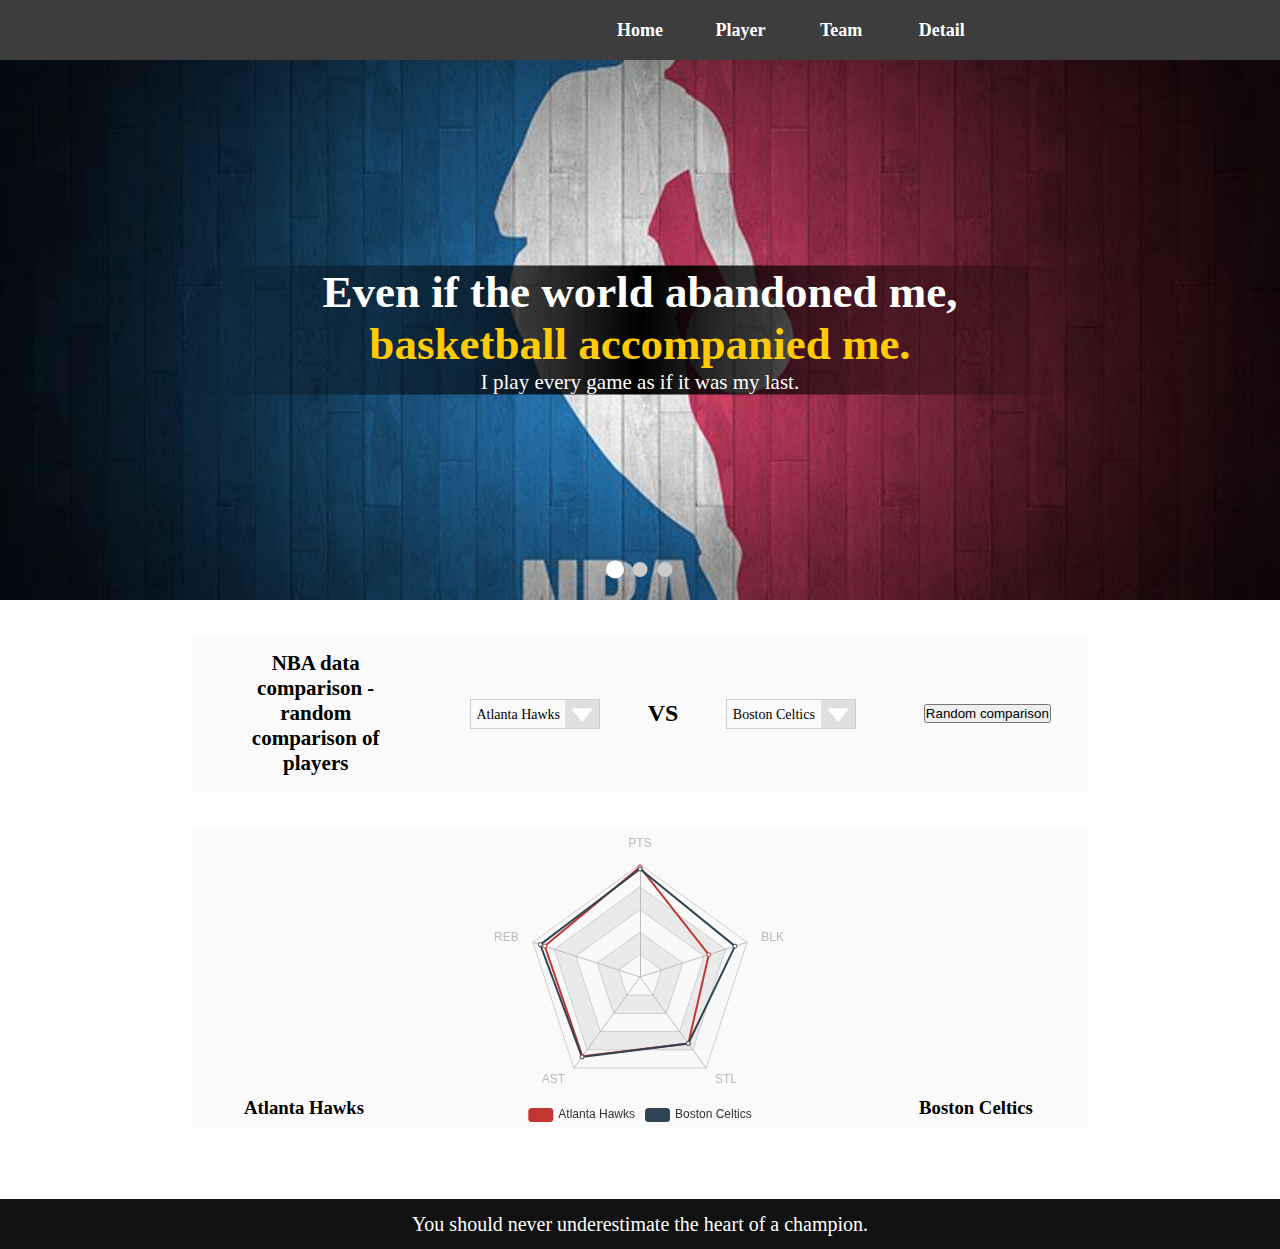
<file: html/db.html>
<!DOCTYPE html>
<html lang="en">
	<head>
		<title></title>
		<meta charset="UTF-8">
		<meta name="viewport" content="width=device-width, initial-scale=1">
		<link href="../css/db.css" rel="stylesheet">
		<link rel="stylesheet" type="text/css" href="../css/style.css" />
		<script src="../js/jquery-1.11.1.min.js"></script>
		
	</head>
	<body onclick="xs()">
		
		<header>
			<nav>
				<div class="Top_box">
					<ul class="top_ul">
						<li></li>
						<li></li>
						<li></li>
						<li><a href="../index.html">Home</a></li>
						<li><a href="Player.html">Player</a></li>
						<li><a href="javascript:;">Team</a></li>
						<li><a href="Detail.html">Detail</a></li>
						
					</ul>
				</div>
			</nav>
			<section class="hd_ck_img">
				<ul class="hd_img_ul">
					<li class="ab cli_color" onclick="qt_img(1)"></li>
					<li class="ab" onclick="qt_img(2)"></li>
					<li class="ab" onclick="qt_img(3)"></li>
				</ul>
				<div class="hd_top_img" >
					<div class="home_top_img">
						<div class="title_tex">
							<h2>Even if the world abandoned me,</h2>
							<h2>basketball accompanied me.</h2>
							<span>I play every game as if it was my last.</span>
						</div>
					</div>
					<div class="home_top_img">

					</div>
					<div class="home_top_img">

					</div>
				</div>
			</section>
		</header>
		<br><br>
		<div class="Content">
			<section class="ct">
				<h2>NBA data comparison - random comparison of players</h2>
				<div class="jz">
					<div class="t_qd">
						<p>Atlanta Hawks <i><img src="../images/sjx.png"></i></p>

					</div>
					<b>VS</b>
					<div class="t_qd">
						<p>Boston Celtics<i><img src="../images/sjx.png"></i></p>

					</div>
				
				</div>

				<button class="sjbj" type="button">Random comparison</button>
			</section>
			<div class="over_ct">
				<table cellspacing="0" cellpadding="">
					<tr>
						<td class="qd_name">
							<div></div>
							<p></p>
						</td>
						<td class="qd_name">
							<div></div>
							<p></p>
						</td>
						<td class="qd_name">
							<div></div>
							<p></p>
						</td>
						<td class="qd_name">
							<div></div>
							<p></p>
						</td>
						<td class="qd_name">
							<div></div>
							<p></p>
						</td>
					</tr>
					<tr>
						<td class="qd_name">
							<div></div>
							<p></p>
						</td>
						<td class="qd_name">
							<div></div>
							<p></p>
						</td>
						<td class="qd_name">
							<div></div>
							<p></p>
						</td>
						<td class="qd_name">
							<div></div>
							<p></p>
						</td>
						<td class="qd_name">
							<div></div>
							<p></p>
						</td>
					</tr>
					<tr>
						<td class="qd_name">
							<div></div>
							<p></p>
						</td>
						<td class="qd_name">
							<div></div>
							<p></p>
						</td>
						<td class="qd_name">
							<div></div>
							<p></p>
						</td>
						<td class="qd_name">
							<div></div>
							<p></p>
						</td>
						<td class="qd_name">
							<div></div>
							<p></p>
						</td>
					</tr>
					<tr>
						<td class="qd_name">
							<div></div>
							<p></p>
						</td>
						<td class="qd_name">
							<div></div>
							<p></p>
						</td>
						<td class="qd_name">
							<div></div>
							<p></p>
						</td>
						<td class="qd_name">
							<div></div>
							<p></p>
						</td>
						<td class="qd_name">
							<div></div>
							<p></p>
						</td>
					</tr>
					<tr>
						<td class="qd_name">
							<div></div>
							<p></p>
						</td>
						<td class="qd_name">
							<div></div>
							<p></p>
						</td>
						<td class="qd_name">
							<div></div>
							<p></p>
						</td>
						<td class="qd_name">
							<div></div>
							<p></p>
						</td>
						<td class="qd_name">
							<div></div>
							<p></p>
						</td>
					</tr>
					<tr>
						<td class="qd_name">
							<div></div>
							<p></p>
						</td>
						<td class="qd_name">
							<div></div>
							<p></p>
						</td>
						<td class="qd_name">
							<div></div>
							<p></p>
						</td>
						<td class="qd_name">
							<div></div>
							<p></p>
						</td>
						<td class="qd_name">
							<div></div>
							<p></p>
						</td>
					</tr>
				</table>
			</div>

		</div>
		<br><br>
		<div class="Dbcont flex">
			<div class="dc">
				<div class="qd_img"></div>
				<h3></h3>
			</div>
			<div class="dc echar-1">

			</div>
			<div class="dc">
				<div class="qd_img"></div>
				<h3></h3>
			</div>
		</div>
		<br>
		<br>
		<br>
		<br>
		<footer class="footer">
			<p>You should never underestimate the heart of a champion.</p>
		</footer>
	</body>
	<script type="text/javascript" src="../js/echarts.min.js"></script>
	<script src="../js/db.js"></script>
<script>
	
	
</script>
</html>
</file>
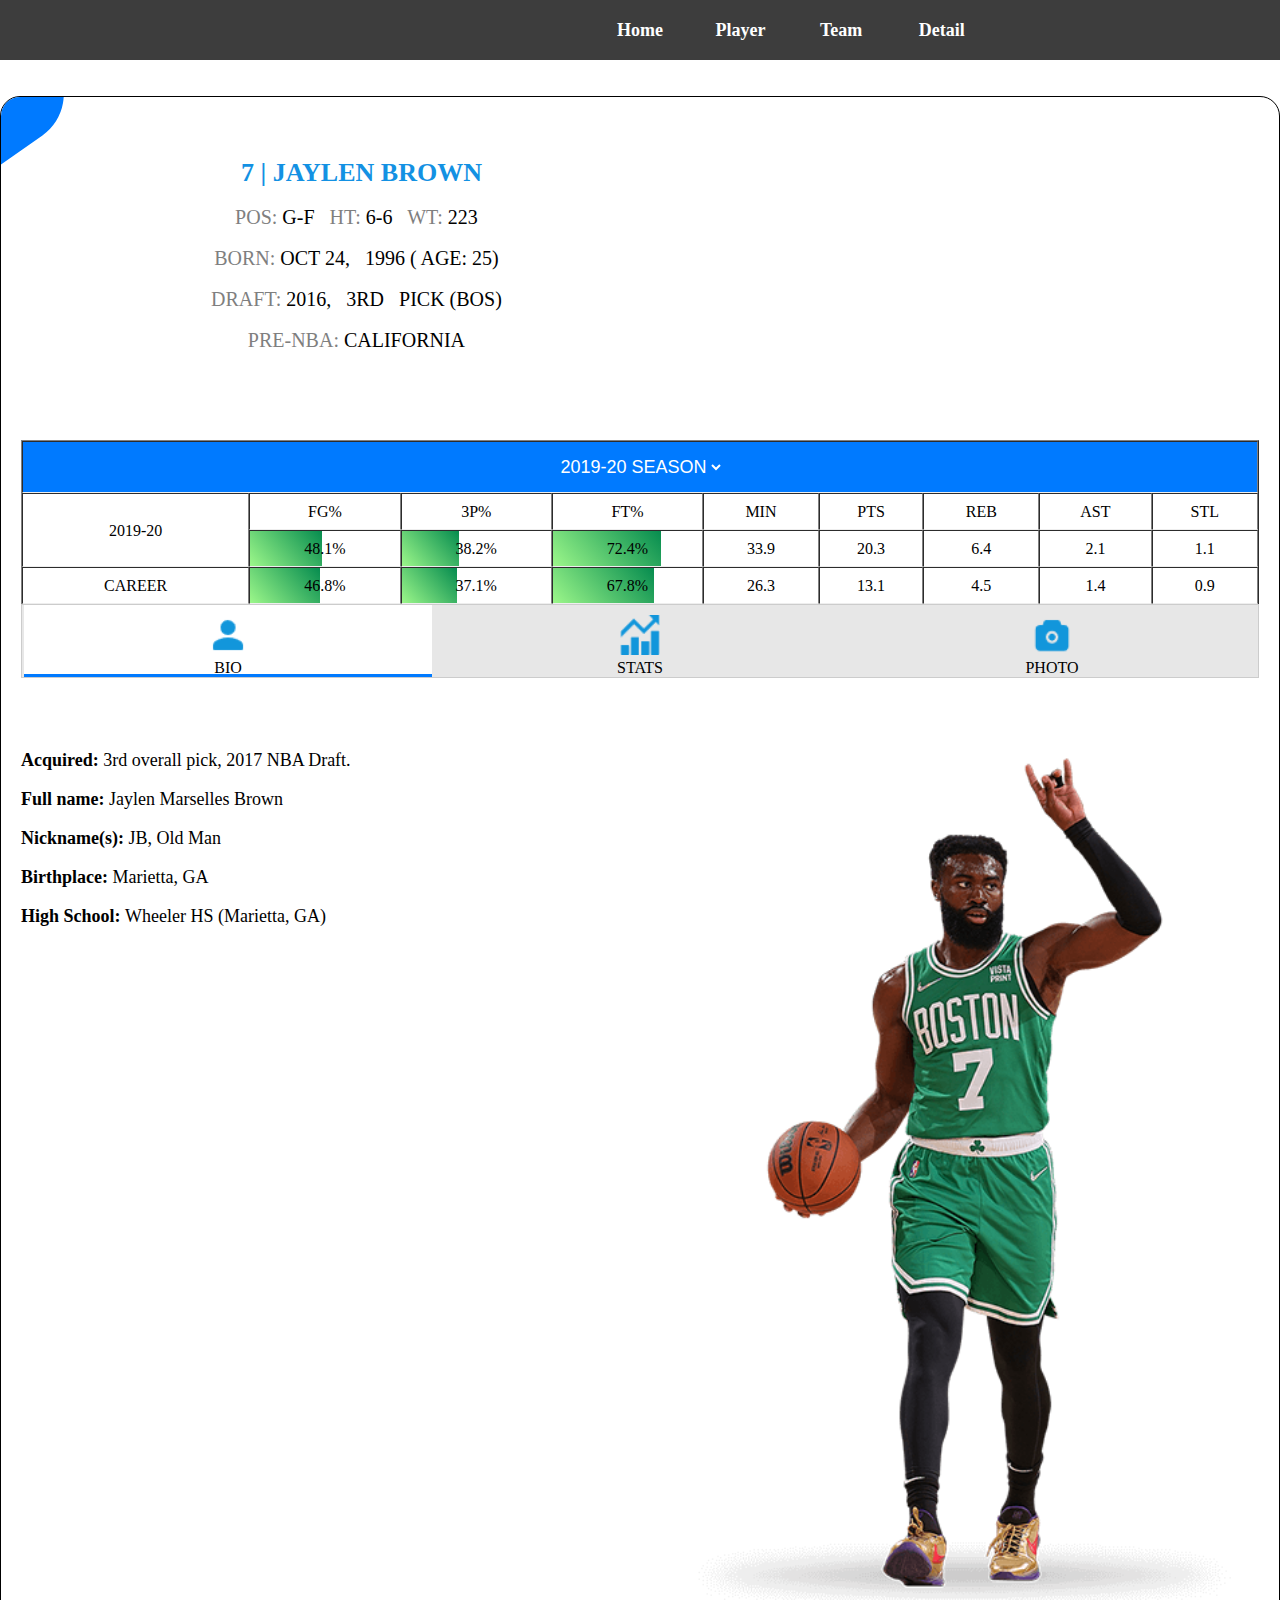
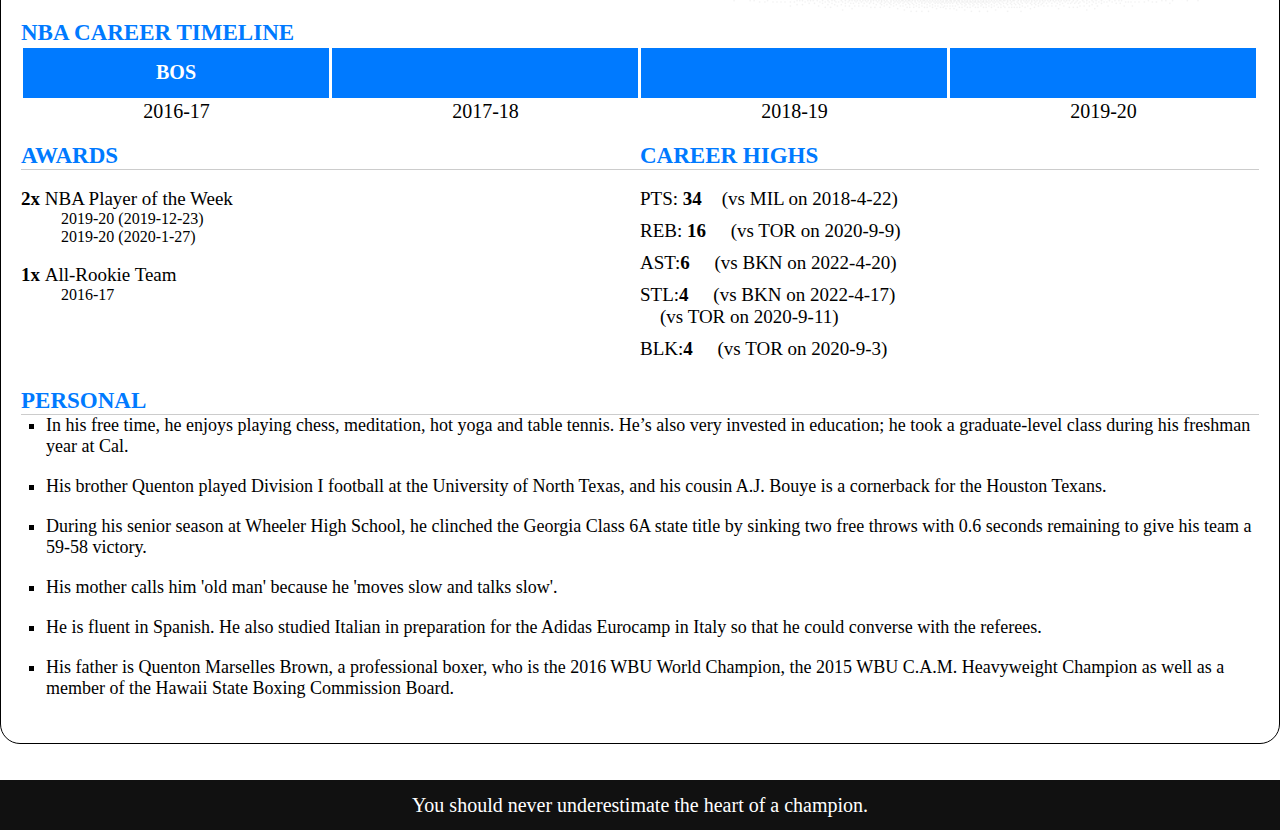
<file: html/Player.html>
<!DOCTYPE html>
<html>
	<head>
		<meta charset="utf-8">
		<title></title>
		<link rel="stylesheet" href="../css/style.css">
	</head>
	<body>
		<header>
			<nav>
				<div class="Top_box">
					<ul class="top_ul">
						<li></li>
						<li></li>
						<li></li>
						<li><a href="../index.html">Home</a></li>
						<li><a href="javascript:;">Player</a></li>
						<li><a href="db.html">Team</a></li>
						<li><a href="Detail.html">Detail</a></li>
						
					</ul>
				</div>
			</nav>
			<section class="hd_ck_img">

			</section>
		</header>
		<br>
		<br>

		<section class="contant team">
			<div class="row">
				<div class="container shad flex">
					<div class="box_rig">
						<div class="con_top">
							<div class="left_">
								<br><br>
								<h2>7 | JAYLEN BROWN</h2>

								<br>
								<p class="tx_p">
									POS: <span>G-F</span>
									HT: <span>6-6</span>
									WT: <span>223</span>
								</p>
								<br>
								<p class="tx_p">
									BORN:<span> OCT 24,</span>
									<span>1996 ( AGE: 25)</span>

								</p>
								<br>
								<p class="tx_p">
									DRAFT:<span> 2016,</span>
									<span>3RD</span>
									<span> PICK (BOS)</span>
								</p>
								<br>
								<p class="tx_p">
									PRE-NBA: <span>CALIFORNIA</span>
								</p>
							</div>
							<div class="right_">
								<div class="tx_log">
									
								</div>
								<p class="name_log">Jaylen Marselles Brown</p>
							</div>
						</div>
						<br>
						<div class="con_2">
							<table border="1" cellspacing="0" cellpadding="0" style="border-bottom: 0;">
								<tbody>
									<tr>
										<th colspan="9"><select name="" class="sele">
												<option value="2019-20">2019-20 SEASON</option>
												<option value="2018-19">2018-19 SEASON</option>
												<option value="2017-18">2017-18 SEASON</option>
												<option value="2016-17">2016-17 SEASON</option>
											</select>
										</th>
									</tr>
									<tr class="tr_hb">
										<td rowspan="2">
											<p>2019-20</p>
										</td>
										<td>
											<p>FG%</p>
										</td>
										<td>
											<p>3P%</p>
										</td>
										<td>
											<p>FT%</p>
										</td>
										<td>
											<p>MIN</p>
										</td>
										<td>
											<p>PTS</p>
										</td>
										<td>
											<p>REB</p>
										</td>
										<td>
											<p>AST</p>
										</td>
										<td>
											<p>STL</p>
										</td>
									</tr>
									<tr class="xrbfb">

										<td>
											48.1%
										</td>
										<td>
											38.2%
										</td>
										<td>
											72.4%
										</td>
										<td>
											33.9
										</td>
										<td>
											20.3
										</td>
										<td>
											6.4
										</td>
										<td>
											2.1
										</td>
										<td>
											1.1
										</td>
									</tr>
									<tr class="xrbfb">
										<td>
											CAREER
										</td>
										<td>
											46.8%
										</td>
										<td>
											37.1%
										</td>
										<td>
											67.8%
										</td>
										<td>
											26.3
										</td>
										<td>
											13.1
										</td>
										<td>
											4.5
										</td>
										<td>
											1.4
										</td>
										<td>
											0.9
										</td>
									</tr>
								</tbody>
							</table>
						</div>

						<div class="con_3">
							<div class="cent_title">
								<div class="bio col_bl">
									<div class="bio_log">
										<img src="../images/yh.png">
									</div>
									<p>BIO</p>
								</div>
								<div class="bio">
									<div class="bio_log">
										<img src="../images/zs.png">
									</div>
									<p>STATS</p>
								</div>
								<div class="bio">
									<div class="bio_log">
										<img src="../images/xj.png">
									</div>
									<p>PHOTO</p>
								</div>
								<!-- <div class="bio">
									<div class="bio_log">
										<img src="../images/sxj.png">
									</div>
									<p>VIDEO</p>
								</div>
								<div class="bio">
									<div class="bio_log">
										<img src="../images/xw.png">
									</div>
									<p>NEWS</p>
								</div> -->
							</div>
							<div class="Bi disp-block" blk=0>


								<div class="cent_box zind">
									<div class="cent_left">
										<br><br><br><br>
										<p>Acquired: <span>3rd overall pick, 2017 NBA Draft.</span></p>
										<br>
										<p>Full name: <span>Jaylen Marselles Brown</span></p>
										<br>
										<p>Nickname(s): <span>JB, Old Man</span></p>
										<br>
										<p>Birthplace: <span>Marietta, GA</span></p>
										<br>
										<p>High School: <span>Wheeler HS (Marietta, GA)</span></p>
									</div>
									<div class="cent_right">
										<img src="../images/1627759.png">
									</div>


								</div>
								
								<div class="cent_box2 zind">
									<div class="zyesy">
										<h3>NBA CAREER TIMELINE</h3>
										<table>
											<tbody>
												<tr>
													<th>BOS</th>
													<th></th>
													<th></th>
													<th></th>
												</tr>
												<tr>
													<td>2016-17</td>
													<td>2017-18</td>
													<td>2018-19</td>
													<td>2019-20</td>
												</tr>
											</tbody>
										</table>

									</div>
									<br>
									<div class="hjtime">
										<h3>AWARDS</h3>
										<h3>CAREER HIGHS</h3>
									</div>
									<br>
									<div class="hj_cont">
										<div class="hj_left">
											<div class="hj_cont_1">
												<div><span>2x </span>NBA Player of the Week</div>
												<p>2019-20 (2019-12-23)</p>
												<p>2019-20 (2020-1-27)</p>
											</div>
											<br>
											<div class="hj_cont_1">
												<div><span>1x </span> All-Rookie Team</div>
												<p>2016-17</p>
											</div>
										</div>
										<div class="hj_right">
											<p>PTS: <b>34</b><span>(vs MIL on 2018-4-22)</span></p>
											<p>REB: <b>16</b><span>
													(vs TOR on 2020-9-9)</span></p>
											<p>AST:<b>6</b><span>
													(vs BKN on 2022-4-20)</span></p>
											<p>STL:<b>4</b><span>
													(vs BKN on 2022-4-17)</span><br><span>(vs TOR on 2020-9-11)</span>
											</p>
											<p>BLK:<b>4</b><span>
													(vs TOR on 2020-9-3)</span></p>
										</div>
									</div>
									<br>
									<div class="gr_jj">
										<h3>PERSONAL</h3>
									</div>
									<ul class="gr_ul">
										<li>In his free time, he enjoys playing chess, meditation, hot yoga and table
											tennis. He’s also very invested in education; he took a graduate-level class
											during his freshman year at Cal.</li>
										<li>His brother Quenton played Division I football at the University of North
											Texas, and his cousin A.J. Bouye is a cornerback for the Houston Texans.
										</li>
										<li>During his senior season at Wheeler High School, he clinched the Georgia
											Class 6A state title by sinking two free throws with 0.6 seconds remaining
											to give his team a 59-58 victory.</li>
										<li>His mother calls him 'old man' because he 'moves slow and talks slow'.</li>
										<li>He is fluent in Spanish. He also studied Italian in preparation for the
											Adidas Eurocamp in Italy so that he could converse with the referees.</li>
										<li>His father is Quenton Marselles Brown, a professional boxer, who is the 2016
											WBU World Champion, the 2015 WBU C.A.M. Heavyweight Champion as well as a
											member of the Hawaii State Boxing Commission Board.</li>
									</ul>
								</div>

							</div>
							
							<div class="Bi">
								<br><br>
								<h3 class="h3-blu">CAREER</h3>
								<br>
								<p class="fb-p2"><span>Regular Season</span> <span>Averages</span></p>
								<br><br>
								<table border="0" cellspacing="0" cellpadding="" class="re-table">
									<tr>
										<th>SEASON</th>
										<th>TEAM</th>
										<th>GP</th>
										<th>MIN</th>
										<th>PTS</th>
										<th>FG%</th>
										<th>3P%</th>
										<th>FT%</th>
										<th>REB</th>
										<th>AST</th>
										<th>STL</th>
										<th>BLK</th>

									</tr>
									<tr class='xrbfb'><td>2021-22</td>	<td>BOS</td>	<td>66</td>	<td>33.6</td>	<td>23.6</td>	<td>47.3%</td>	<td>35.8%</td>	<td>75.8%</td>	<td>6.1</td>	<td>3.5</td>	<td>1.1</td>	<td>0.3</td></tr>
									<tr class='xrbfb'><td>2020-21</td>	<td>BOS</td>	<td>58</td>	<td>34.5</td>	<td>24.7</td>	<td>48.4%</td>	<td>39.7%</td>	<td>76.4%</td>	<td>6</td>	<td>3.4</td>	<td>1.2</td>	<td>0.6</td></tr>
									<tr class='xrbfb'><td>2019-20</td>	<td>BOS</td>	<td>57</td>	<td>33.9</td>	<td>20.3</td>	<td>48.1%</td>	<td>38.2%</td>	<td>72.4%</td>	<td>6.4</td>	<td>2.1</td>	<td>1.1</td>	<td>0.4</td></tr>
									<tr class='xrbfb'><td>2018-19</td>	<td>BOS</td>	<td>74</td>	<td>25.9</td>	<td>13</td>		<td>46.5%</td>	<td>34.4%</td>	<td>65.8%</td>	<td>4.2</td>	<td>1.4</td>	<td>0.9</td>	<td>0.4</td></tr>
									<tr class='xrbfb'><td>2017-18</td>	<td>BOS</td>	<td>70</td>	<td>30.7</td>	<td>14.5</td>	<td>46.5%</td>	<td>39.5%</td>	<td>64.4%</td>	<td>4.9</td>	<td>1.6</td>	<td>1</td>	<td>0.4</td></tr>
									<tr class='xrbfb'><td>2016-17</td>	<td>BOS</td>	<td>78</td>	<td>17.2</td>	<td>6.6</td>	<td>45.5%</td>	<td>34.3%</td>	<td>68.5%</td>	<td>2.8</td>	<td>0.8</td>	<td>0.4</td>	<td>0.2</td></tr>

								</table>
								
								<br><br>
								<h3 class="h3-blu">GAMES</h3>
								<br>
								<p class="fb-p"><span>2019-20 SEASON</span> <span>9/27/20 VS MIA</span> <span>BOS</span></p>
								<br>
								<table border="0" cellspacing="0" cellpadding="" class="re13-table">
									<tbody>
									<tr>
										<th>PLAYER</th>
										<th>MIN</th>
										<th>PTS</th>
										<th>FG</th>
										<th>FG%</th>
										<th>3PT</th>
										<th>3P%</th>
										<th>FT</th>
										<th>FT%</th>
										<th>REB</th>
										<th>AST</th>
										<th>STL</th>
										<th>BLK</th>
									</tr>
									<tr class="xrbfb"><td>Jaylen Brown</td>	<td>40</td>	<td>26</td>	<td>10-17</td>	<td>59%</td>	<td>3-7</td>	<td>43%</td>	<td>3-3</td>	<td>100%</td>	<td>8</td>	<td>4</td>	<td>3</td>	<td>0</td></tr>
									<tr class="xrbfb"><td>Jayson Tatum</td>	<td>43</td>	<td>24</td>	<td>9-26</td>	<td>35%</td>	<td>3-10</td>	<td>30%</td>	<td>3-4</td>	<td>75%</td>	<td>7</td>	<td>11</td>	<td>2</td>	<td>1</td></tr>
									<tr class="xrbfb"><td>Daniel Theis</td>	<td>21</td>	<td>6</td>	<td>2-3</td>	<td>67%</td>	<td>0-0</td>	<td>0%</td>	<td>2-2</td>	<td>100%</td>	<td>7</td>	<td>1</td>	<td>0</td>	<td>0</td></tr>
									<tr class="xrbfb"><td>Marcus Smart</td>	<td>35</td>	<td>20</td>	<td>8-22</td>	<td>36%</td>	<td>4-13</td>	<td>31%</td>	<td>0-0</td>	<td>0%</td>	<td>8</td>	<td>2</td>	<td>2</td>	<td>0</td></tr>
									<tr class="xrbfb"><td>Kemba Walker</td>	<td>35</td>	<td>20</td>	<td>7-15</td>	<td>47%</td>	<td>3-10</td>	<td>30%</td>	<td>3-4</td>	<td>75%</td>	<td>2</td>	<td>5</td>	<td>0</td>	<td>0</td></tr>
									<tr class="xrbfb"><td>Enes Kanter</td>	<td>7</td>	<td>3</td>	<td>1-2</td>	<td>50%</td>	<td>0-0</td>	<td>0%</td>	<td>1-2</td>	<td>50%</td>	<td>4</td>	<td>0</td>	<td>0</td>	<td>0</td></tr>
									<tr class="xrbfb"><td>Gordon Hayward</td>	<td>32</td>	<td>12</td>	<td>5-12</td>	<td>42%</td>	<td>2-5</td>	<td>40%</td>	<td>0-0</td>	<td>0%</td>	<td>1</td>	<td>2</td>	<td>0</td>	<td>0</td></tr>
									<tr class="xrbfb"><td>Brad Wanamaker</td>	<td>9</td>	<td>0</td>	<td>0-1</td>	<td>0%</td>	<td>0-1</td>	<td>0%</td>	<td>0-0</td>	<td>0%</td>	<td>0</td>	<td>1</td>	<td>0</td>	<td>0</td></tr>
									<tr class="xrbfb"><td>Robert Williams III</td>	<td>3</td>	<td>2</td>	<td>1-1</td>	<td>100%</td>	<td>0-0</td>	<td>0%</td>	<td>0-0</td>	<td>0%</td>	<td>2</td>	<td>0</td>	<td>0</td>	<td>0</td></tr>
									<tr><td>Grant Williams</td>	<td>10</td>	<td>0</td>	<td>0-0</td>	<td>0%</td>	<td>0-0</td>	<td>0%</td>	<td>0-0</td>	<td>0%</td>	<td>3</td>	<td>0</td>	<td>0</td>	<td>1</td></tr>
									<tr><td>Carsen Edwards</td>	<td colspan=12>DNP</td></tr>											
									<tr><td>Javonte Green</td>	<td colspan=12>DNP</td></tr>											
									<tr><td>Semi Ojeleye</td>	<td colspan=12>DNP</td></tr>											
									<tr><td>Tacko Fall</td>	<td colspan=12>DNP</td></tr>											
									<tr><td>Romeo Langford</td>	<td colspan=12>DNP</td></tr>											
									<tr><td>Vincent Poirier</td>	<td colspan=12>DNP</td></tr>											
									<tr><td>Tremont Waters</td>	<td colspan=12>DNP</td></tr>											
									<tr><td>TOTALS</td>	<td></td><td>113</td>	<td>43-99</td>	<td>0.434</td>	<td>15-46</td>	<td>0.326</td>	<td>44910</td>	<td>0.8</td>	<td>42</td>	<td>26</td>	<td>7</td>	<td>2</td></tr>

									</tbody>
									
								</table>
							</div>
							<div class="Bi">
								<button class="load" type="submit">LOAD MORE</button>
							</div>
							<div class="Bi">
								<button class="load" type="submit">LOAD MORE</button>
							</div>
							<div class="Bi">
								<button class="load" type="submit">LOAD MORE</button>
							</div>
						</div>
					</div>
					
				</div>
			</div>
		</section>
		<br><br>
		<footer class="footer">
			<p>You should never underestimate the heart of a champion.</p>

		</footer>
	</body>
	<script src="../js/player.js"></script>
</html>
</file>
<file: css/db.css>
* {
	margin: 0;
	padding: 0;
	box-sizing: border-box;
}

.home_top_img {
	height: 60vh !important;
}

.Content,
.Dbcont,
.Dacont {
	width: 70%;
	min-width: 780px;
	margin: auto;
	background: #FAFAFA;
}

.ct {
	width: 100%;

	display: flex;
	justify-content: space-around;
	align-items: center;
	padding: 15px;
}

.ct>h2 {
	width: 20%;
	font-size: 21px;
	text-align: center;
}

.jz {
	width: 50%;
	display: flex;
	justify-content: space-around;
	align-items: center;
}

.t_qd,
.t_qd {
	width: 30%;
}

.t_qd>p {
	width: 100%;
	height: 30px;
	line-height: 30px;
	font-size: 14px;
	text-align: center;
	position: relative;
	border: 1px solid #ccc;
	white-space: normal;
	text-overflow: ellipsis;
	overflow: hidden;
	padding-right: 34px;
}

.jz>b {
	font-size: 24px;
}

.db {
	width: 25%;

}

.db>button {
	width: 80%;
	margin: auto;
}

.Content>button {
	width: 10%;
}

.t_qd i {
	width: 34px;
	height: 100%;
	background: #dfdfdf;
	position: absolute;
	right: 0;
	top: 0;
}

.t_qd img {
	width: 22px;
	vertical-align: middle;
}

.over_ct img {
	width: 20px;
	vertical-align: middle;
	float: left;
	margin-right: 5px;
}

.over_ct td {
	border: 1px solid #ccc;
	border-bottom: 0;
	padding: 5px;
	width: 100px;
	text-align: center;
}

.over_ct table {
	border-bottom: 1px solid #ccc;
}

.over_ct p {
	padding-left: 5px;
	font-size: 13px;

}

.over_ct {
	width: 500px;
	position: absolute;
	background: #FFFFFF;
	display: none;
	z-index: 9;
}

.js-open {
	display: block;
}

.flex {
	display: flex;
	justify-content: space-between;
	align-items: center;
}

.dc p,
.dc h3 {
	text-align: center;
}

.Dbcont>.dc:nth-child(1),
.Dbcont>.dc:nth-child(3) {
	width: 25%;
	height: 300px;
}

.Dbcont>.dc:nth-child(2) {
	width: 300px;
	height: 300px;
	margin: auto;
}

.dc img {
	margin: auto;
	display: block;
}

.dac {
	width: 47%;
	height: 400px;
	border: 1px solid;
}

.qd_name>div {
	width: 30px;
	height: 30px;
	margin: auto;

}

.qd_name:hover {
	background-color: #CCCCCC;
}

.over_ct .bor-red {
	border: 2px solid red;

}

.qd_img {
	width: 230px;
	height: 230px;
	border-radius: 50%;
	margin: 20px auto;

}

.footer {
	width: 100%;
}

@media screen and (min-width:2000px) and (max-width:3900px) {

	.Dbcont>.dc:nth-child(1),
	.Dbcont>.dc:nth-child(3) {
		height: 600px;
	}

	.qd_img {
		width: 460px;
		height: 460px;
	}

	h2 {
		font-size: 35px;
	}

	p {
		font-size: 30px;
	}
	h3{
		font-size: 32px;
	}
		
	.over_ct p{
		font-size: 25px;
	}
	.t_qd>p {
		height: 60px;
		line-height: 60px;
		font-size: 30px;
	}

	.sjbj {
		height: 60px;
		padding: 10px;
		font-size: 28px;
	}
	.Dbcont>.dc:nth-child(2){
		height: 600px;
		width: 600px;
	}
	.over_ct td{
		background-color: #FFFFFF;
	}
}
</file>
<file: css/style.css>
* {
	margin: 0;
	padding: 0;
	box-sizing: border-box;
}

img {
	width: 100%
}

ul {
	list-style-type: none;
}

a {
	text-decoration: none;
}

html,
body {
	width: 100%;
}

body {
	overflow-x: hidden;
}

.Top_box {
	width: 100vw;
	background: #3d3d3d;
}

.top_ul {
	width: 55%;
	height: 7vh;
	display: flex;
	justify-content: space-between;
	margin: auto;
}

.top_ul>li {
	width: 15%;
	line-height: 7vh;
	font-size: 18px;
	font-weight: 600;
	text-align: center;
}

.top_ul>li>a {
	color: #FFFFFF;
}

.top_ul>li:nth-child(1n+4):hover {
	border-bottom: 4px solid #30A996;

}

.top_ul>li:nth-child(1n+4):hover>a {
	color: #30A996;
}

.home_top_img {
	width: 100vw;
	height: 93vh;
	float: left;
	position: relative;
}

.hd_top_img {
	width: 300vw;
	transition: all 1s;
}

.home_top_img:nth-child(3) {
	background: url('../images/d3.jpg') no-repeat;
	background-size: cover;
	background-position: center;
}

.home_top_img:nth-child(2) {
	background: url('https://img.3dmgame.com/uploads/allimg/170522/1316-1F522160200.jpg') no-repeat;
	background-size: cover;
	background-position: center;
}

.home_top_img:nth-child(1) {
	background: url('../images/nba_hm.jpeg') no-repeat;
	background-size: cover;
	background-position: center;
}

.hd_ck_img {
	width: 100vw;
	overflow: hidden;
	position: relative;
}

.hd_img_ul {
	position: absolute;
	bottom: 2vh;
	left: 50%;
	transform: translateX(-50%);
	z-index: 1;
}

.hd_img_ul li {
	width: 15px;
	height: 15px;
	border-radius: 50%;
	background: #CCCCCC;
	float: left;
	margin: 5px;
}

.hd_img_ul .cli_color {
	background: #FFFFFF;
	transform: scale(1.2);
}

.hd_img_ul li:hover {
	cursor: pointer;
}

.Top_hd {
	width: 100vw;
	height: 50px;
	background: #0E55B6;
}

.cont_margin {
	width: 70%;
	height: 100%;
	margin: auto;
	padding-left: 15%;
}

.cont_margin>span {
	position: relative;
	color: #FFFFFF;
	font-size: 18px;
	text-align: left;
	line-height: 50px;
}

.cont_margin>span::before {
	content: "";
	position: absolute;
	top: -15px;
	left: 110%;
	width: 350px;
	display: block;
	animation: dm 10s infinite linear alternate;

}

@keyframes dm {

	5% {
		content: "";
	}

	10% {
		content: "J";
	}

	15% {
		content: "JU";
	}

	20% {
		content: "JUN";
	}

	25% {
		content: "JUNZ";
	}

	30% {
		content: "JUNZH";
	}

	35% {
		content: "JUNZHE";
	}

	40% {
		content: "JUNZHE ";
	}

	45% {
		content: "JUNZHE T";
	}

	50% {
		content: "JUNZHE TA";
	}

	55% {
		content: "JUNZHE TAN";
	}

	60% {
		content: "JUNZHE TANG";
	}

	65% {
		content: "JUNZHE TANG ";
	}

	70% {
		content: "JUNZHE TANG R";
	}

	75% {
		content: "JUNZHE TANG RU";
	}

	80% {
		content: "JUNZHE TANG RUI";
	}

	85% {
		content: "JUNZHE TANG RUIQ";
	}

	90% {
		content: "JUNZHE TANG RUIQI ";
	}

	95% {
		content: "JUNZHE TANG RUIQI Y";
	}

	100% {
		content: "JUNZHE TANG RUIQI YU";
	}





}

.c_lmin h2 {
	text-align: center;
}

.t-cen {
	text-align: center;
}

.title_tex {
	width: 70%;
	position: absolute;
	left: 50%;
	top: 50%;
	transform: translate(-50%, -50%);
	background: linear-gradient(275deg, transparent, #000000, transparent);
}

.c_lmin .e2-p {
	width: 70vw;
	margin: auto;
}

.title_tex>h2 {
	font-size: 45px;
	width: 100%;
	text-align: center;
}

.title_tex>h2:nth-child(1) {
	color: #FFFFFF;
}

.title_tex>h2:nth-child(2) {
	color: #FFCB05;
}

.title_tex>span {
	font-size: 21px;
	text-align: center;
	color: #FFFFFF;
	width: 100%;
	display: block;
}

.matchs-info {
	width: 100%;
	background: #ffcb05;
}

.tx_p>span {
	color: #000000;
	margin-right: 10px;
}

.right_ {
	width: 40%;
	border-radius: 50%;
	overflow: hidden;
	position: relative;
}

.tx_log {
	background: url(https://ak-static.cms.nba.com/wp-content/uploads/headshots/nba/latest/1040x760/1627759.png) no-repeat;
	background-size: cover;
	width: 85%;
	height: 100%;
	background-position: center;
	margin: auto;
}

.name_log {
	color: #000000;
	font-size: 24px;
	text-align: center;
	position: absolute;
	bottom: -3px;
	left: 90%;
	width: 100%;
	animation: lb 10s infinite linear;
	transform: translateX(0);

}

@keyframes lb {
	0% {}

	100% {
		transform: translateX(-150%)
	}
}

.con_top::before {
	content: "";
	width: 262px;
	height: 152px;
	background: #007AFF;
	position: absolute;
	top: -155px;
	left: -206px;
	transform: rotatez(55deg);
	border-radius: 50px;
}

.con_2,
.con_3 {
	width: 100%;
}

.tr_hb {
	border-bottom: 0;
}

.con_2 select {
	margin: auto;
	display: block;
	border: 0;
	height: 40px;
	background: #007AFF;
	color: #FFFFFF;
}

.con_2 th {
	background: #007AFF;
	padding: 5px;
}

.con_2>table {
	width: 100%;
}

.box_rig {
	width: 100%;
}

select,
option {
	font-size: 18px;
}

.xrbfb p {
	background: linear-gradient(49deg, #9cf78a, #068c4f);
	height: 100%;
	color: #FFFFFF;
	position: absolute;
	left: 0;
	top: 0;
	z-index: -5;
	transition: all 1s;
}

.xrbfb td {
	position: relative;
	z-index: -1;
}

.con_2 td {
	margin: 0;
	height: 35px;
	color: #000000;
	line-height: 35px;
	text-align: center;
}


.tc_ul>li:hover {
	background: #ccc;
}

.cent_title {
	width: 100%;
	display: flex;
	justify-content: space-around;
	background: #e7e7e7;
	border: 1px solid #ccc;
}

.bio {
	width: 33%;

}

.bio_log img {
	width: 40px;
}

.bio_log {
	text-align: center;
	padding-top: 10px;
	width: 20%;
	margin: auto;
}

.bio>p {
	width: 100%;
	text-align: center;
}



.col_bl {
	background: #FFFFFF;
	position: relative;
}

.col_bl::before {
	content: "";
	width: 100%;
	height: 3px;
	background: #007AFF;
	position: absolute;
	left: 0;
	bottom: 0;
}

.bio:hover {
	cursor: pointer;
}

.cent_left {
	width: 55%;

}

.cent_left>p {
	width: 100%;
	text-align: left;
	font-size: 18px;
	font-weight: 600;

}

.cent_left>p>span {
	font-weight: 500;
}

.cent_right {
	width: 50%;
}

.cent_box {
	display: flex;
	justify-content: space-between;
}

.zind {
	z-index: 99;
}

.zind2 {
	z-index: -1;
}

.zyesy>h3 {
	color: #007AFF;
	font-weight: 600;
	font-size: 23px;
}

.cent_box2 {
	width: 100%;

}

.zyesy>table {
	width: 100%;
}

.zyesy>table th {
	width: 25%;
	background: #007AFF;
	text-align: center;
	border-right: 1px solid #FFFFFF;
	height: 50px;
	color: #FFFFFF;
	font-size: 20px;
}

.zyesy>table td {
	width: 25%;
	text-align: center;
	font-size: 20px;
	color: #000000;
}

.hjtime {
	width: 100%;
	border-bottom: 1px solid #CCCCCC;
	display: flex;
}

.hjtime>h3 {
	width: 50%;
	text-align: left;
	color: #007AFF;
	font-weight: 600;
	font-size: 23px;
}

.re-table,
.re13-table {
	width: 100%;
}

.re13-table th {
	width: 7%;
	height: 35px;
	background: #007AFF;
	color: #FFFFFF;
}

.re-table th {
	width: 8.3%;
	height: 35px;
	background: #007AFF;
	color: #FFFFFF;
}

.re-table td,
.re13-table td {
	text-align: center;
	height: 45px;
}

.re-table tr:nth-child(2n+3) td,
.re13-table tr:nth-child(2n+3) td {
	background: #e5e5e5;
}

.fb-p {
	width: 100%;
	display: flex;
	justify-content: space-between;
}

.fb-p2 {
	width: 100%;
	display: flex;
	justify-content: space-around;
}

.fb-p span,
.fb-p2 span {
	display: block;
	background: #ff5f5f;
	padding: 13px;
	border-radius: 10px;
	color: #FFFFFF;
	font-size: 20px;
}

.load {
	width: 40%;
	background: #007AFF;
	padding: 20px;
	font-size: 24px;
	text-align: center;
	color: #FFFFFF;
	border-radius: 10px;
	margin: 100px auto;
	display: block;
}

.container {
	padding: 25px 0;
}

.disp-block {
	display: block !important;
}

.Bi {
	display: none;
}

.hjtime,
.hj_cont {
	width: 100%;
	display: flex;
}

.hj_left,
.hj_right {
	width: 50%;
}

.hj_cont {}

.hj_cont_1>div>span {
	font-weight: 600;
}

.hj_cont_1>div {
	color: #000000;
	font-size: 19px;
}

.hj_cont_1 p {
	text-align: left;
	padding-left: 40px;
}

.hj_right>p {
	color: #000000;
	font-size: 19px;
	text-align: left;
	margin-bottom: 10px;
}

.hj_right>p>span {
	padding-left: 20px;
}

.gr_jj {
	width: 100%;
	border-bottom: 1px solid #CCCCCC;
}

.gr_jj>h3 {
	width: 50%;
	text-align: left;
	color: #007AFF;
	font-weight: 600;
	font-size: 23px;
}

.h3-blu {
	text-align: left;
	color: #007AFF;
	font-weight: 600;
	font-size: 23px;
}

.gr_ul {
	list-style-type: square;
	margin-left: 25px;

}

.gr_ul li {
	margin-bottom: 19px;
	color: #000000;
	font-size: 18px;
}

.cont_right {
	width: 30%;
}

.flex {
	display: flex;
}

.cont_right table {
	width: 95%;
	border: 1px solid #ccc;
	box-shadow: 0 0 5px #000000;
	margin: auto;
}

.cont_right table th {
	background: #007AFF;
	width: 100%;
	font-size: 22px;
	color: #FFFFFF;
	text-align: center;
}

.cont_right table td {

	font-size: 20px;
	color: #000000;
	text-align: center;
}

.cont_right table tr>td:nth-child(1),
.cont_right table tr>td:nth-child(3) {
	width: 15%;
}

.cont_right table tr>td:nth-child(2) {
	width: 70%;
}

.cont_right table tr:nth-child(2n+2) {
	background: #EBEAEC;
}

.cont_right table tr:hover {
	background: #EAFDDB;
}

.echarts_1 {
	width: 100%;
	height: 90vh;
}

.echarts_2 {
	width: 100%;
	height: 90vh;

}

.cent_box_3 {
	width: 100vw;
	margin: auto;
	background: #238dcb;
}

#us-map {
	display: block;

	position: relative;
	top: 0;
	left: 0;
	width: 100%;
	height: 100%;
}

path:hover,
circle:hover {
	stroke: #e1d8cc !important;
	stroke-width: 2px;
	stroke-linejoin: round;
	fill: #ffffff !important;
	cursor: pointer;
}

#path67 {
	fill: none !important;
	stroke: #433c2f !important;
	cursor: default;
}

#info-box {
	display: none;
	position: absolute;
	top: 0px;
	left: 0px;
	z-index: 1;
	background-color: #ffffff;
	border: 2px solid #999;
	border-radius: 5px;
	padding: 5px;
	font-family: arial;
}



.tc_ul {
	border: 1px solid #CCCCCC;
	width: 100%;
	list-style-type: none;
}

.tc_title {
	width: 300px;
	background: #FFFFFF;
	box-shadow: 0 0 10px;
	position: absolute;
	left: 0;
	top: 0;
	transform: translate(0, 0);
	display: none;
	z-index: 99;
}

.tc_ul>li {
	width: 100%;
	height: 45px;
	text-align: left;
	line-height: 33px;
	border-bottom: 1px solid #CCCCCC;
	padding: 5px;
}

.tc_ul>li a {
	text-decoration: underline !important;
}

.tc_title>p {
	text-align: center;
	height: 30px;
	line-height: 30px;
	background: #cf6262;
	color: #FFFFFF;
	font-size: 18px;
	font-weight: 600;
	margin: 0;
}

.tc_title>p>span {
	display: block;

}

.tc_title>p>span:nth-child(1) {
	float: left;
	margin-left: 20px;
}

.tc_title>p>span:nth-child(2) {
	float: right;
	margin-right: 20px;
}

.log_img {
	width: 30px;
	background: #FFFFFF;
	background-size: cover;
	height: 30px;
	float: left;
	margin-right: 20px;
	border-radius: 50%;
}

.tcname {
	display: block;
	float: left;
}

.box_1 {
	position: relative;
}

.but_cz {
	position: absolute;
	right: 0;
	bottom: -30px;
	background: #009900;
	color: #FFFFFF;
	width: 100%;
	border: 1px solid #CCCCCC;
	box-shadow: 0 3px 3px #000;
	height: 30px;
}

.but_cz:hover {
	background: #93ee93;
}

.margin_auto {
	margin: auto;
}

.top_ul {
	width: 55%;
	height: 60px;

	display: flex;
	justify-content: space-between;
	margin: auto;
}

.top_ul>li {
	width: 15%;
	line-height: 60px;
	font-size: 18px;
	font-weight: 600;
	text-align: center;
}

.top_ul>li>a {
	color: #FFFFFF;
}

.top_ul>li:nth-child(1n+4):hover {
	border-bottom: 4px solid #30A996;

}

.top_ul>li:nth-child(1n+4):hover>a {
	color: #30A996;
}

.wmar {
	width: 80%;
	margin: auto;
	display: block;
}

.team-btw-match li {
	border-bottom: 1px solid #ccc;
	padding-bottom: 20px;
	padding-top: 5px;
}

.wmar~p {
	text-align: center;
	font-size: 18px;
}

/* .table td{
	border: 1px solid;
} */

.qy_top tr>td:nth-child(1) {
	width: 15%;
}

.qy_top p {
	text-align: center;
}

.th_ {
	text-align: center;
}

.qy_top>tr:nth-child(2)>td>.tx_img {
	width: 70px;
	background: url("https://res.nba.cn/media/img/players/head/260x190/2544.png") no-repeat;
	background-position: center;
	background-size: cover;
	height: 100px;
	margin: auto;
}

.qy_top>tr:nth-child(2)>td>.qd_img {
	width: 100px;
	background: url("https://www.nba.com/lakers/sites/lakers/files/lakers_logo_500.png?w=180&h=105") no-repeat;
	background-position: center;
	background-size: cover;
	height: 100px;
	margin: auto;
}

.qy_top>tr:nth-child(3)>td>.tx_img {
	width: 70px;
	background: url("https://res.nba.cn/media/img/players/head/260x190/201939.png") no-repeat;
	background-position: center;
	background-size: cover;
	height: 100px;
	margin: auto;
}

.qy_top>tr:nth-child(3)>td>.qd_img {
	width: 100px;
	background: url("https://cdn.nba.com/logos/nba/1610612744/global/L/logo.svg") no-repeat;
	background-position: center;
	background-size: cover;
	height: 100px;
	margin: auto;
}

.qy_top>tr:nth-child(4)>td>.tx_img {
	width: 70px;
	background: url("https://res.nba.cn/media/img/players/head/260x190/201566.png") no-repeat;
	background-position: center;
	background-size: cover;
	height: 100px;
	margin: auto;
}

.qy_top>tr:nth-child(4)>td>.qd_img {
	width: 100px;
	background: url("https://www.nba.com/lakers/sites/lakers/files/lakers_logo_500.png?w=180&h=105") no-repeat;
	background-position: center;
	background-size: cover;
	height: 100px;
	margin: auto;
}

.qy_top>tr:nth-child(5)>td>.tx_img {
	width: 70px;
	background: url("https://res.nba.cn/media/img/players/head/260x190/202681.png") no-repeat;
	background-position: center;
	background-size: cover;
	height: 100px;
	margin: auto;
}

.qy_top>tr:nth-child(5)>td>.qd_img {
	width: 100px;
	background: url("https://pic1.zhimg.com/v2-95756f73cea56a99395acb73fda32c28_qhd.jpg?source=57bbeac9") no-repeat;
	background-position: center;
	background-size: cover;
	height: 100px;
	margin: auto;
}

.qy_top>tr:nth-child(6)>td>.tx_img {
	width: 70px;
	background: url("https://res.nba.cn/media/img/players/head/260x190/201142.png") no-repeat;
	background-position: center;
	background-size: cover;
	height: 100px;
	margin: auto;
}

.qy_top>tr:nth-child(6)>td>.qd_img {
	width: 100px;
	background: url("https://pic1.zhimg.com/v2-95756f73cea56a99395acb73fda32c28_qhd.jpg?source=57bbeac9") no-repeat;
	background-position: center;
	background-size: cover;
	height: 100px;
	margin: auto;
}

.qy_top tr>td:nth-child(1) {
	padding-top: 15px;
}

.mb-4 {
	display: none !important;
}

#ifra {
	padding-bottom: 0;
}

#ifra>iframe {
	border: 0;
}

.qy_top {
	width: 100%;
}

.qy_top td {
	border-bottom: 1px solid #ccc;
}

.qy_top th {
	border-bottom: 1px solid #ccc;
}

.qy_top tr>td {
	border-right: 1px solid #ccc;
}

.row>p {
	height: 50px;
	line-height: 50px;
	color: #FFFFFF;
}

.Cent {
	width: 70%;
	margin: auto;
	border: 1px solid #000000;
	box-shadow: 0 0 10px #000000;
	border-radius: 10px;
	display: flex;
	justify-content: space-between;
	min-width: 1120px;
}

.c_lbox {
	width: 30%;
}

.c_lbox>aside {
	width: 90%;
	margin: auto;
	border: 1px solid #CCCCCC;
	padding: 10px;
	padding-top: 20px;
}

.banner-sidebar {
	width: 95%;
}

.c_lbox h4 {
	text-align: center;
	font-size: 22px;
}

.Cent>article {
	width: 70%;
	padding: 20px;
	border-left: 1px solid #ccc;
}

.c_lmin {
	padding: 25px;

}

.c_lmin p {
	font-size: 20px;
}

.h2_title {
	width: fit-content;
	margin: auto;
	text-align: center;
	position: relative;
}

.h2_title>h2 {
	position: relative;
	font-size: 30px;
}

.contant {
	min-width: 1280px;
	border: 1px solid;
	overflow: hidden;
	padding: 0 20px;
	margin: auto;
	border-radius: 20px;
	width: 70vw;
}

.h2_title>h2>span:nth-child(1),
.Team>h2>span:nth-child(1) {
	content: "";
	width: 100px;
	height: 8px;
	background: #1B73CD;
	border-radius: 5px;
	position: absolute;
	left: 110%;
	top: 40%;
}

.h2_title>h2>span:nth-child(2),
.Team>h2>span:nth-child(2) {
	content: "";
	width: 100px;
	height: 8px;
	background: #1B73CD;
	border-radius: 5px;
	position: absolute;
	right: 110%;
	top: 40%;
}

.vid,
.Team,
.Team2 {
	width: 70%;
	margin: auto;
	border: 1px solid #000000;
	box-shadow: 0 0 10px #000000;
	border-radius: 10px;
	padding: 20px;
	min-width: 1120px;
}

.vid>p {
	text-align: center;
	font-size: 20px;
}

.vid_box {
	padding-top: 100px;
	padding-bottom: 100px;
	background-image: url(http://a4.espncdn.com/combiner/i?img=%2Fphoto%2F2016%2F0923%2Fr130127_2967x2018cc.jpg&w=1920);
	background-repeat: no-repeat;
	background-position: top center;
	position: relative;
	background-size: cover;
	background-attachment: fixed;
	box-shadow: 0 0 100px -80px rgb(0 0 0 / 80%);
	min-height: 515px;
	min-width: 1120px;
	width: 100vw;
}

.vid_box>video {
	margin: auto;
	display: block;
}

.Ec2 {
	border: 1px solid;
	padding: 20px;
}

.Ec2>h3 {
	text-align: center;
	width: 70%;
	margin: auto;
}

.br_p {
	width: 100%;
	height: 30px;
	float: left;
}

.db_lm {
	width: 100%;
}

.db_lm img {
	width: 100%;
}

.db_lm>h3 {
	width: 100%;
	height: 40px;
	background: #3D3D3D;
	color: #FFFFFF;
	font-size: 24px;
	font-weight: 600;
	text-align: center;
	line-height: 40px;
	border-radius: 10px;
}

.cont_qd {
	width: 100%;
	display: flex;
	justify-content: space-between;

}

.cont_qd:nth-child(2n+2) {
	background: #f5f8ff;
}

.cont_qd:nth-child(2n+1) {
	background: #FFFFFF;
}

.log_qd {
	width: 25%;

	margin-left: 2%;
}

.fle_qd {
	width: 50%;
	padding-top: 15px;
	display: flex;
	justify-content: space-between;
	align-items: center;
}

.fle_qd:nth-child(1) {
	border-right: 1px solid;
}

.right_qd {
	width: 70%;

}

.right_qd h5 {
	text-align: center;
	font-size: 20px;
	font-weight: 500;
	line-height: 45px;
}

.right_qd span {
	width: 50%;
	font-size: 20px;
	text-align: center;
	float: left;
	padding: 20px;
}

.right_qd>h5>a {
	color: #3D3D3D;
}

.con_top img {
	width: 100%;
}

.con_top {
	width: 100%;
	height: 300px;
	display: flex;
	justify-content: space-around;
	position: relative;
}

.left_ {
	width: 50%;
}

.left_>h2 {
	width: 100%%;
	text-align: center;
	font-size: 26px;
	font-weight: 600;
	color: #1391E3;
}

.tx_p {
	width: 100%;
	color: #7F7F7F;
	text-align: center;
	font-size: 20px;
}

.footer {
	width: 100%;

}

.footer>p {
	height: 50px;
	background: #111111;
	color: #FFFFFF;
	font-size: 20px;
	text-align: center;
	line-height: 50px;
}

.c_lbox h3 {
	text-align: center;
}

@media screen and (min-width:2000px) and (max-width:3900px) {
	.c_lbox p {
		font-size: 28px;
		color: #878686;
	}

	.qy_top th {
		font-size: 32px;
	}

	.c_lbox h4 {
		font-size: 35px;
	}

	.c_lbox h3 {
		font-size: 32px;

	}

	.Cent>article p {
		font-size: 28px;
	}

	.h2_title>h2 {
		font-size: 45px;
	}

	.vid>p {
		font-size: 28px;
	}

	.db_lm>h3 {
		height: 65px;
		line-height: 65px;
		font-size: 32px;
	}

	.right_qd span {
		font-size: 28px;
		padding: 50px;
	}

	.Top_hd {
		height: 90px;
	}

	.cont_margin>span {
		font-size: 28px;
		line-height: 90px;
	}

	.cont_margin>span::before {
		width: 560px;
		top: -30px;
	}

	.top_ul {
		height: 100px;
	}

	.top_ul>li {
		line-height: 100px;
		font-size: 32px;
	}

	.tc_title>p {
		height: 60px;
		line-height: 60px;
		font-size: 32px;
	}

	.tc_title {
		width: 500px;
	}

	.tc_ul>li {
		height: 70px;
		line-height: 70px;
	}

	.tcname {
		font-size: 28px;
	}

	.log_img {
		width: 60px;
		height: 60px;
	}

	.but_cz {
		bottom: -60px;
		height: 60px;
		font-size: 28px;
	}

	.hd_img_ul li {
		height: 30px;
		width: 30px;
	}

	.qy_top>tr>td>.qd_img,
	.qy_top>tr>td>.tx_img {
		width: 150px !important;
		height: 150px !important;
	}


	.tx_log {
		width: 60%;
	}

	.contant p,
	.right_qd h5 {
		font-size: 30px;
	}

	.contant h2 {
		font-size: 35px;
	}

	.contant span,
	.contant td,
	.contant li {
		font-size: 28px;
	}

	.contant h3 {
		font-size: 32px;
	}

}
</file>
